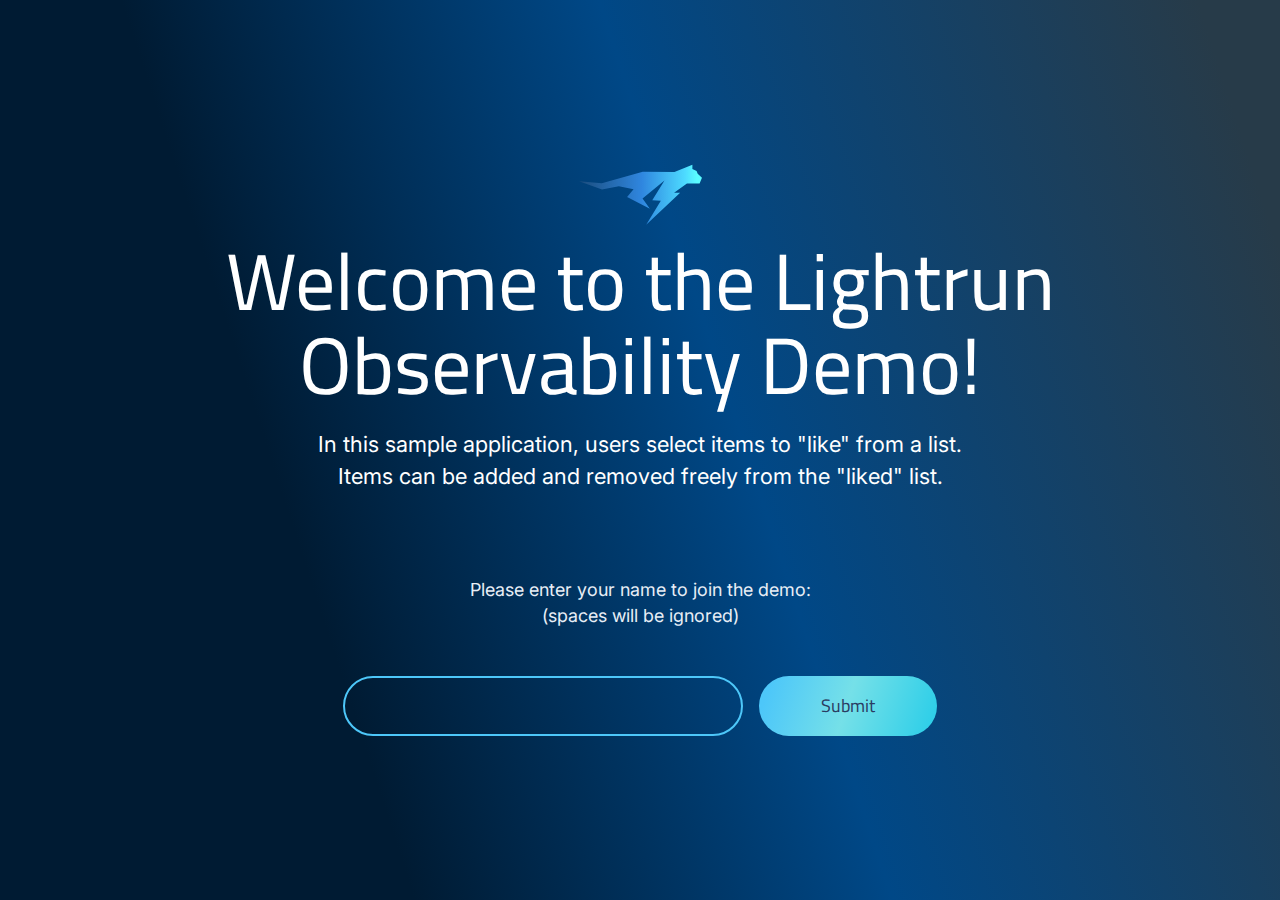
<file: index.html>
<!doctype html>
<html lang="en">
<head>
    <meta charset="UTF-8">
    <meta name="viewport"
          content="width=device-width, user-scalable=no, initial-scale=1.0, maximum-scale=1.0, minimum-scale=1.0">
    <meta http-equiv="X-UA-Compatible" content="ie=edge">
    <link rel="stylesheet" href="styles/global.css"/>
    <link rel="stylesheet" href="styles/index.css"/>
    <title>Home</title>
</head>
<body>
<div class="home_layout">
    <div class="home_layout_content">
        <img src='./images/logo.svg' alt="logo"/>
        <h1>Welcome to the Lightrun Observability Demo!</h1>
        <div class="pWrapper">
            <p>
                In this sample application, users select items to "like" from a list.
            </p>
            <p>Items can be added and removed freely from the "liked" list.</p>
        </div>
        <p class=enterName>
            Please enter your name to join the demo: <br/>(spaces will be ignored)
        </p>
        <div class=inputWrapper>
            <input/>
            <a href="./gallery.html" class=linkButton>
                Submit
            </a>
        </div>
    </div>
</div>
</body>
</html>
</file>
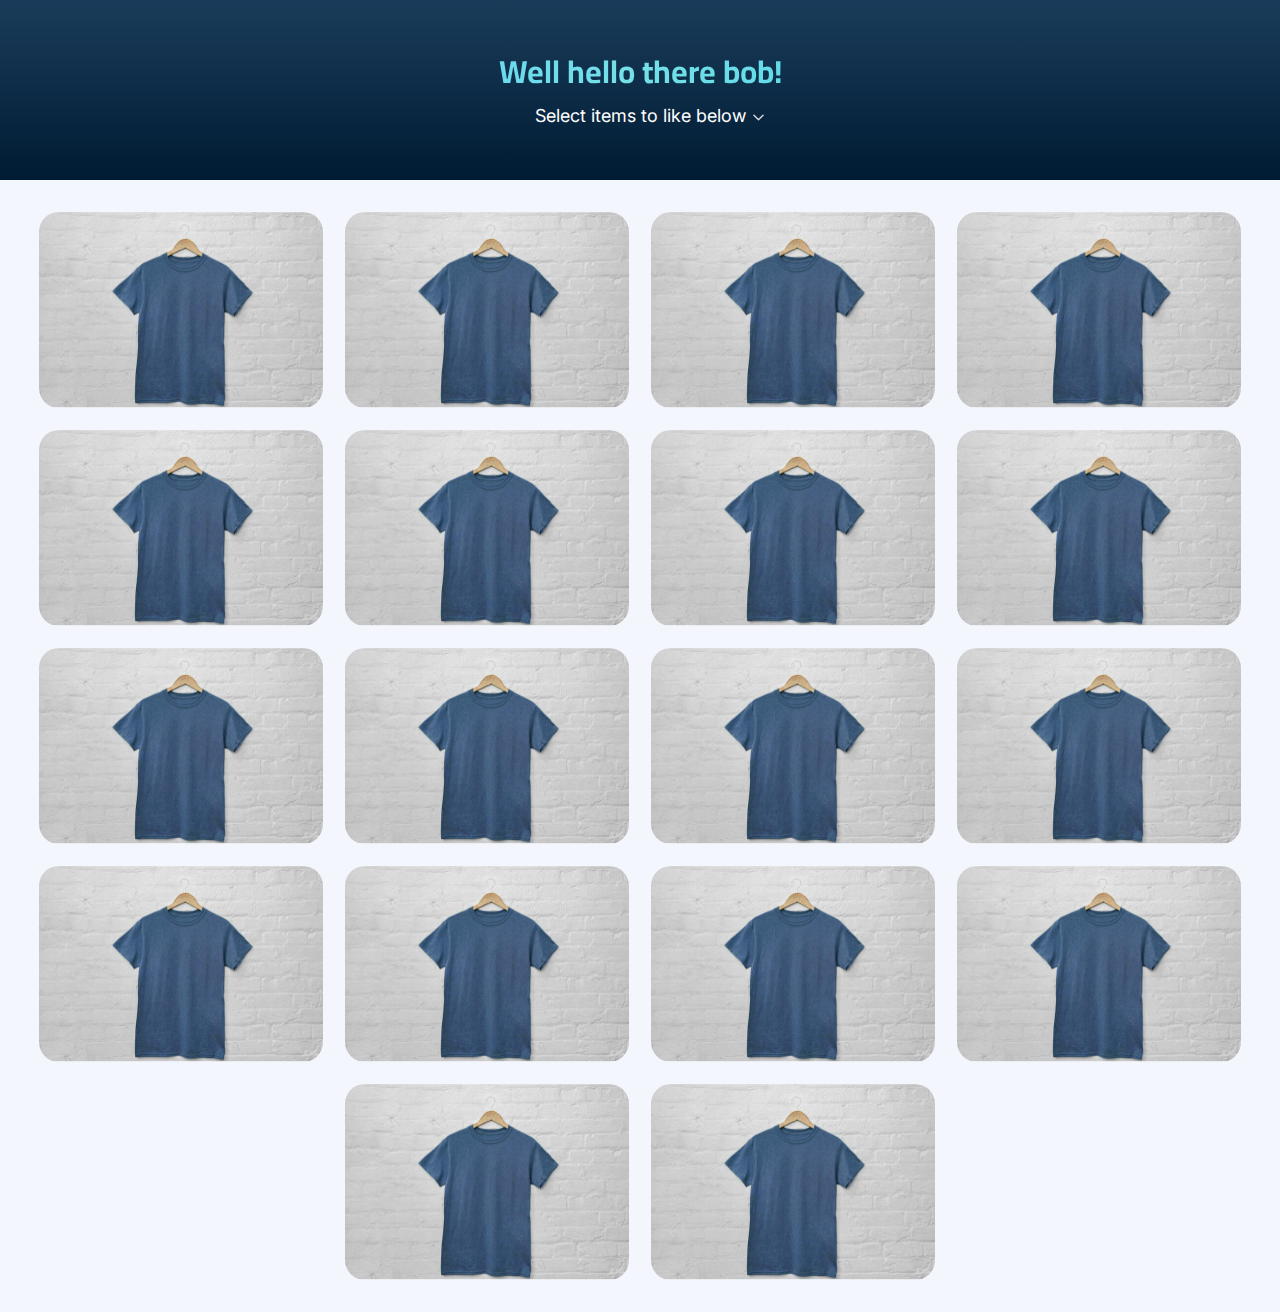
<file: gallery.html>
<!doctype html>
<html lang="en">
<head>
    <meta charset="UTF-8">
    <meta name="viewport"
          content="width=device-width, user-scalable=no, initial-scale=1.0, maximum-scale=1.0, minimum-scale=1.0">
    <meta http-equiv="X-UA-Compatible" content="ie=edge">
    <link rel="stylesheet" href="styles/global.css"/>
    <link rel="stylesheet" href="styles/gallery.css"/>
    <title>Gallery</title>
</head>
<body>
<div class="gallery_wrapper">
    <div class="header">
        <div class="containerGallery">
            <!--            Preconditions 1-->
            <p class="greeting">Well hello there bob!</p>
            <span class="select">Select items to like below</span>
            <!--            Preconditions 1-->

            <!--            Conditions 1-->
            <!--            {headerImages.length !== 0 ? (-->
            <!--            <>-->
            <!--            <p className={styles.headerLikedItems}>-->
            <!--                You have liked the following items:-->
            <!--            </p>-->
            <!--            <p className={styles.cancel}>Click again to cancel</p>-->
            <!--            <div className={styles.scrolledContainer}>-->
            <!--                <ul className={styles.headerList}>-->
            <!--                    {headerImages.map((item) => (-->
            <!--                    <li>-->
            <!--                        <img src={item.src} alt="img" />-->
            <!--                    </li>-->
            <!--                    ))}-->
            <!--                </ul>-->
            <!--            </div>-->
            <!--        </>-->
            <!--        ) : (-->
            <!--        <>-->
            <!--        <p className={styles.greeting}>Well hello there bob!</p>-->
            <!--        <span className={styles.select}>Select items to like below</span>-->
            <!--    </>-->
            <!--    )}-->
            <!--    Conditions 1-->
        </div>
    </div>
    <div class="imagesContainer">
        <div class="imagesContent">
            <!--            Precondition 2-->
            <!--            {headerImages.length > 0 && (-->
            <!--            <div>Select some more to like below:</div>-->
            <!--            )}-->
            <!--            <ul>-->
            <!--                {cardsList.map((item, i) => (-->
            <!--                <li key={i}>-->
            <!--                    <img-->
            <!--                            src={item.src}-->
            <!--                            alt="img"-->
            <!--                            onClick={() => imagesHandler(item)}-->
            <!--                    />-->
            <!--                </li>-->
            <!--                ))}-->
            <!--            </ul>-->
            <!--            Precondition 2-->
            <ul>
                <li>
                    <img
                            src="./images/card.jpg"
                            alt="img"
                    />
                </li>
                <li>
                    <img
                            src="./images/card.jpg"
                            alt="img"
                    />
                </li>
                <li>
                    <img
                            src="./images/card.jpg"
                            alt="img"
                    />
                </li>
                <li>
                    <img
                            src="./images/card.jpg"
                            alt="img"
                    />
                </li>
                <li>
                    <img
                            src="./images/card.jpg"
                            alt="img"
                    />
                </li>
                <li>
                    <img
                            src="./images/card.jpg"
                            alt="img"
                    />
                </li>
                <li>
                    <img
                            src="./images/card.jpg"
                            alt="img"
                    />
                </li>
                <li>
                    <img
                            src="./images/card.jpg"
                            alt="img"
                    />
                </li>
                <li>
                    <img
                            src="./images/card.jpg"
                            alt="img"
                    />
                </li>
                <li>
                    <img
                            src="./images/card.jpg"
                            alt="img"
                    />
                </li>
                <li>
                    <img
                            src="./images/card.jpg"
                            alt="img"
                    />
                </li>
                <li>
                    <img
                            src="./images/card.jpg"
                            alt="img"
                    />
                </li>
                <li>
                    <img
                            src="./images/card.jpg"
                            alt="img"
                    />
                </li>
                <li>
                    <img
                            src="./images/card.jpg"
                            alt="img"
                    />
                </li>
                <li>
                    <img
                            src="./images/card.jpg"
                            alt="img"
                    />
                </li>
                <li>
                    <img
                            src="./images/card.jpg"
                            alt="img"
                    />
                </li>
                <li>
                    <img
                            src="./images/card.jpg"
                            alt="img"
                    />
                </li>
                <li>
                    <img
                            src="./images/card.jpg"
                            alt="img"
                    />
                </li>
            </ul>
        </div>
    </div>
</div>
</body>
</html>
</file>
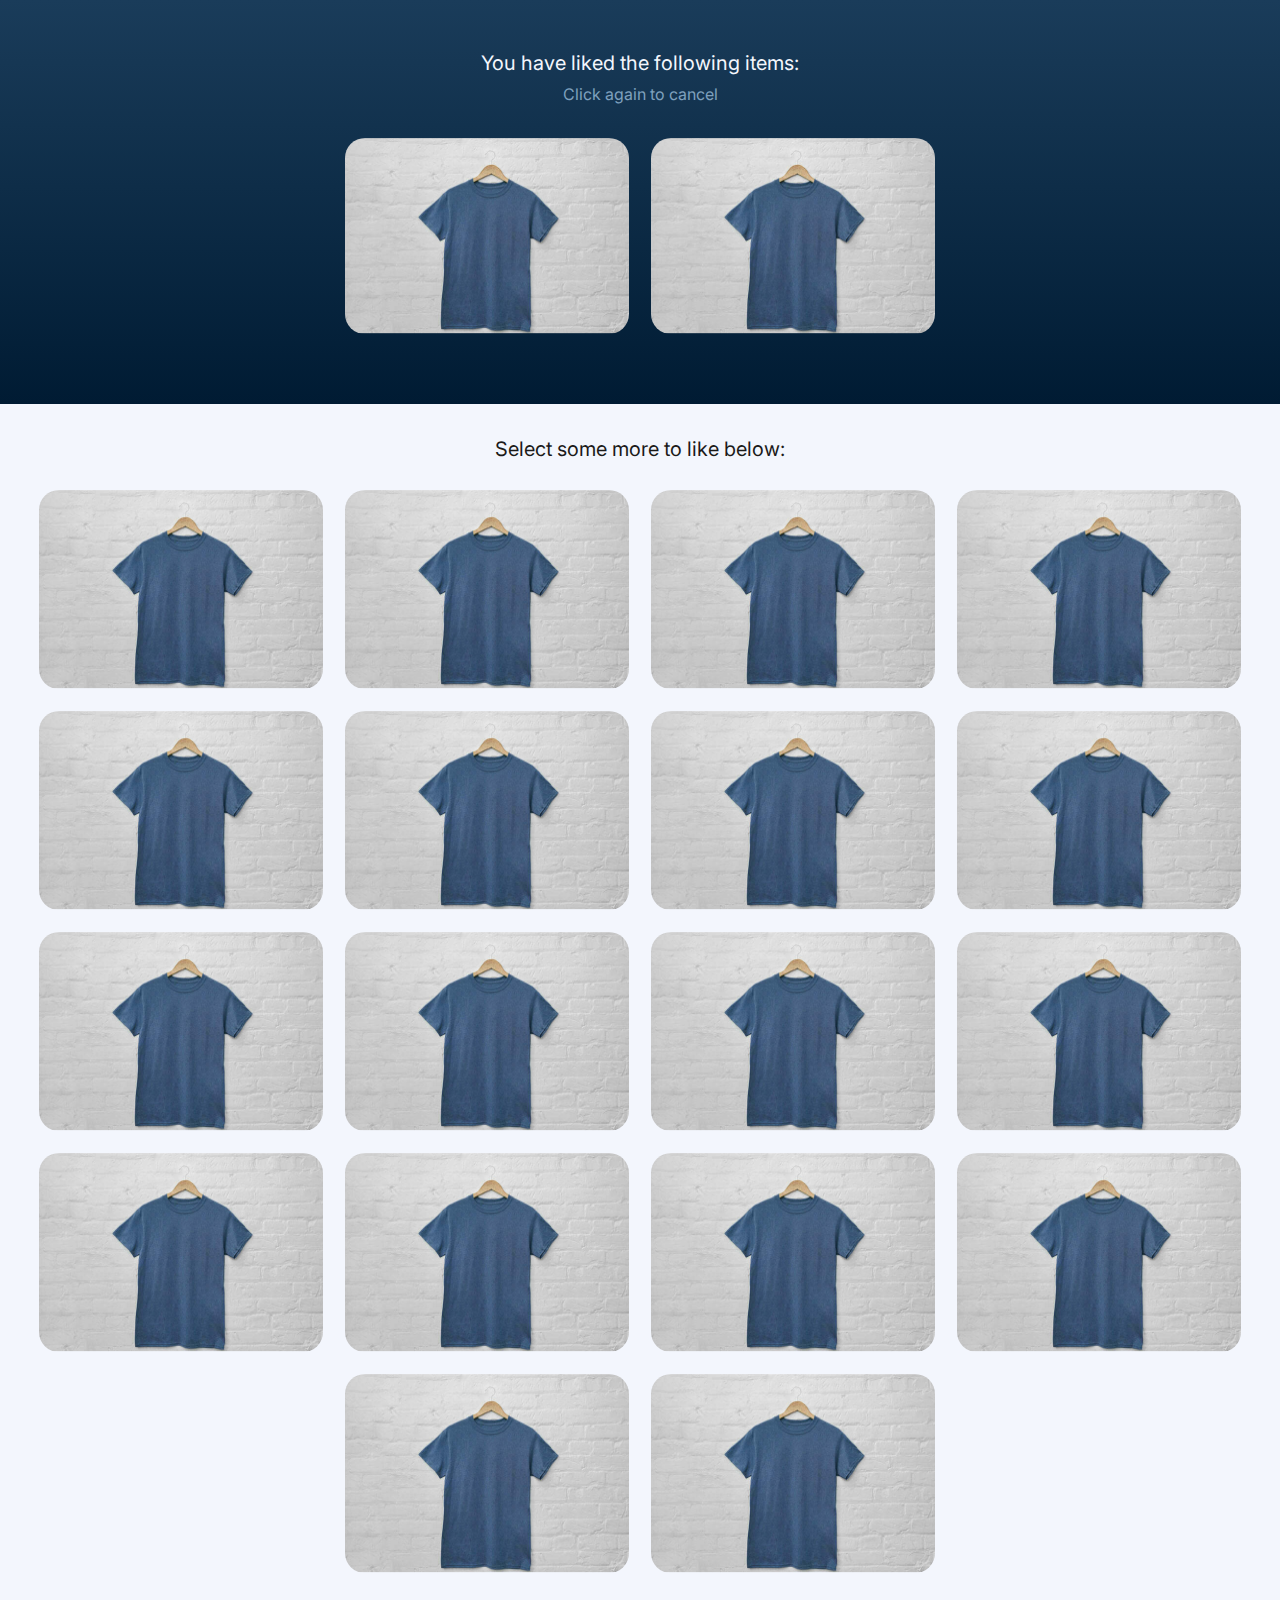
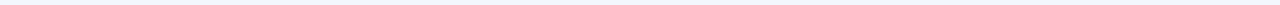
<file: gallerySelect.html>
<!doctype html>
<html lang="en">
<head>
    <meta charset="UTF-8">
    <meta name="viewport"
          content="width=device-width, user-scalable=no, initial-scale=1.0, maximum-scale=1.0, minimum-scale=1.0">
    <meta http-equiv="X-UA-Compatible" content="ie=edge">
    <link rel="stylesheet" href="styles/global.css"/>
    <link rel="stylesheet" href="styles/gallerySelect.css"/>
    <title>Gallery Select</title>
</head>
<body>
<div class="gallery_wrapper">
    <div class="header">
        <div class="containerGallery">
            <!--            Preconditions 1-->
            <p class="headerLikedItems">
                You have liked the following items:
            </p>
            <p class="cancel">Click again to cancel</p>
            <div class="scrolledContainer">
                <ul class="headerList">
                    <li>
                        <img src="./images/card.jpg" alt="img" />
                    </li>
                    <li>
                        <img src="./images/card.jpg" alt="img" />
                    </li>
<!--                    <li>-->
<!--                        <img src="./images/card.jpg" alt="img" />-->
<!--                    </li>-->
<!--                    <li>-->
<!--                        <img src="./images/card.jpg" alt="img" />-->
<!--                    </li>-->
<!--                    <li>-->
<!--                        <img src="./images/card.jpg" alt="img" />-->
<!--                    </li>-->
<!--                    <li>-->
<!--                        <img src="./images/card.jpg" alt="img" />-->
<!--                    </li>-->
<!--                    <li>-->
<!--                        <img src="./images/card.jpg" alt="img" />-->
<!--                    </li>-->
                </ul>
            </div>
            <!--            Preconditions 1-->

            <!--            Conditions 1-->
            <!--            {headerImages.length !== 0 ? (-->
            <!--            <>-->
            <!--            <p className={styles.headerLikedItems}>-->
            <!--                You have liked the following items:-->
            <!--            </p>-->
            <!--            <p className={styles.cancel}>Click again to cancel</p>-->
            <!--            <div className={styles.scrolledContainer}>-->
            <!--                <ul className={styles.headerList}>-->
            <!--                    {headerImages.map((item) => (-->
            <!--                    <li>-->
            <!--                        <img src={item.src} alt="img" />-->
            <!--                    </li>-->
            <!--                    ))}-->
            <!--                </ul>-->
            <!--            </div>-->
            <!--        </>-->
            <!--        ) : (-->
            <!--        <>-->
            <!--        <p className={styles.greeting}>Well hello there bob!</p>-->
            <!--        <span className={styles.select}>Select items to like below</span>-->
            <!--    </>-->
            <!--    )}-->
            <!--    Conditions 1-->
        </div>
    </div>
    <div class="imagesContainer">
        <div class="imagesContent">
            <div class="selectMoreHint">Select some more to like below:</div>
            <!--            Precondition 2-->
            <!--            {headerImages.length > 0 && (-->
            <!--            <div>Select some more to like below:</div>-->
            <!--            )}-->
            <!--            <ul>-->
            <!--                {cardsList.map((item, i) => (-->
            <!--                <li key={i}>-->
            <!--                    <img-->
            <!--                            src={item.src}-->
            <!--                            alt="img"-->
            <!--                            onClick={() => imagesHandler(item)}-->
            <!--                    />-->
            <!--                </li>-->
            <!--                ))}-->
            <!--            </ul>-->
            <!--            Precondition 2-->
            <ul>
                <li>
                    <img
                            src="./images/card.jpg"
                            alt="img"
                    />
                </li>
                <li>
                    <img
                            src="./images/card.jpg"
                            alt="img"
                    />
                </li>
                <li>
                    <img
                            src="./images/card.jpg"
                            alt="img"
                    />
                </li>
                <li>
                    <img
                            src="./images/card.jpg"
                            alt="img"
                    />
                </li>
                <li>
                    <img
                            src="./images/card.jpg"
                            alt="img"
                    />
                </li>
                <li>
                    <img
                            src="./images/card.jpg"
                            alt="img"
                    />
                </li>
                <li>
                    <img
                            src="./images/card.jpg"
                            alt="img"
                    />
                </li>
                <li>
                    <img
                            src="./images/card.jpg"
                            alt="img"
                    />
                </li>
                <li>
                    <img
                            src="./images/card.jpg"
                            alt="img"
                    />
                </li>
                <li>
                    <img
                            src="./images/card.jpg"
                            alt="img"
                    />
                </li>
                <li>
                    <img
                            src="./images/card.jpg"
                            alt="img"
                    />
                </li>
                <li>
                    <img
                            src="./images/card.jpg"
                            alt="img"
                    />
                </li>
                <li>
                    <img
                            src="./images/card.jpg"
                            alt="img"
                    />
                </li>
                <li>
                    <img
                            src="./images/card.jpg"
                            alt="img"
                    />
                </li>
                <li>
                    <img
                            src="./images/card.jpg"
                            alt="img"
                    />
                </li>
                <li>
                    <img
                            src="./images/card.jpg"
                            alt="img"
                    />
                </li>
                <li>
                    <img
                            src="./images/card.jpg"
                            alt="img"
                    />
                </li>
                <li>
                    <img
                            src="./images/card.jpg"
                            alt="img"
                    />
                </li>
            </ul>
        </div>
    </div>
</div>
</body>
</html>
</file>
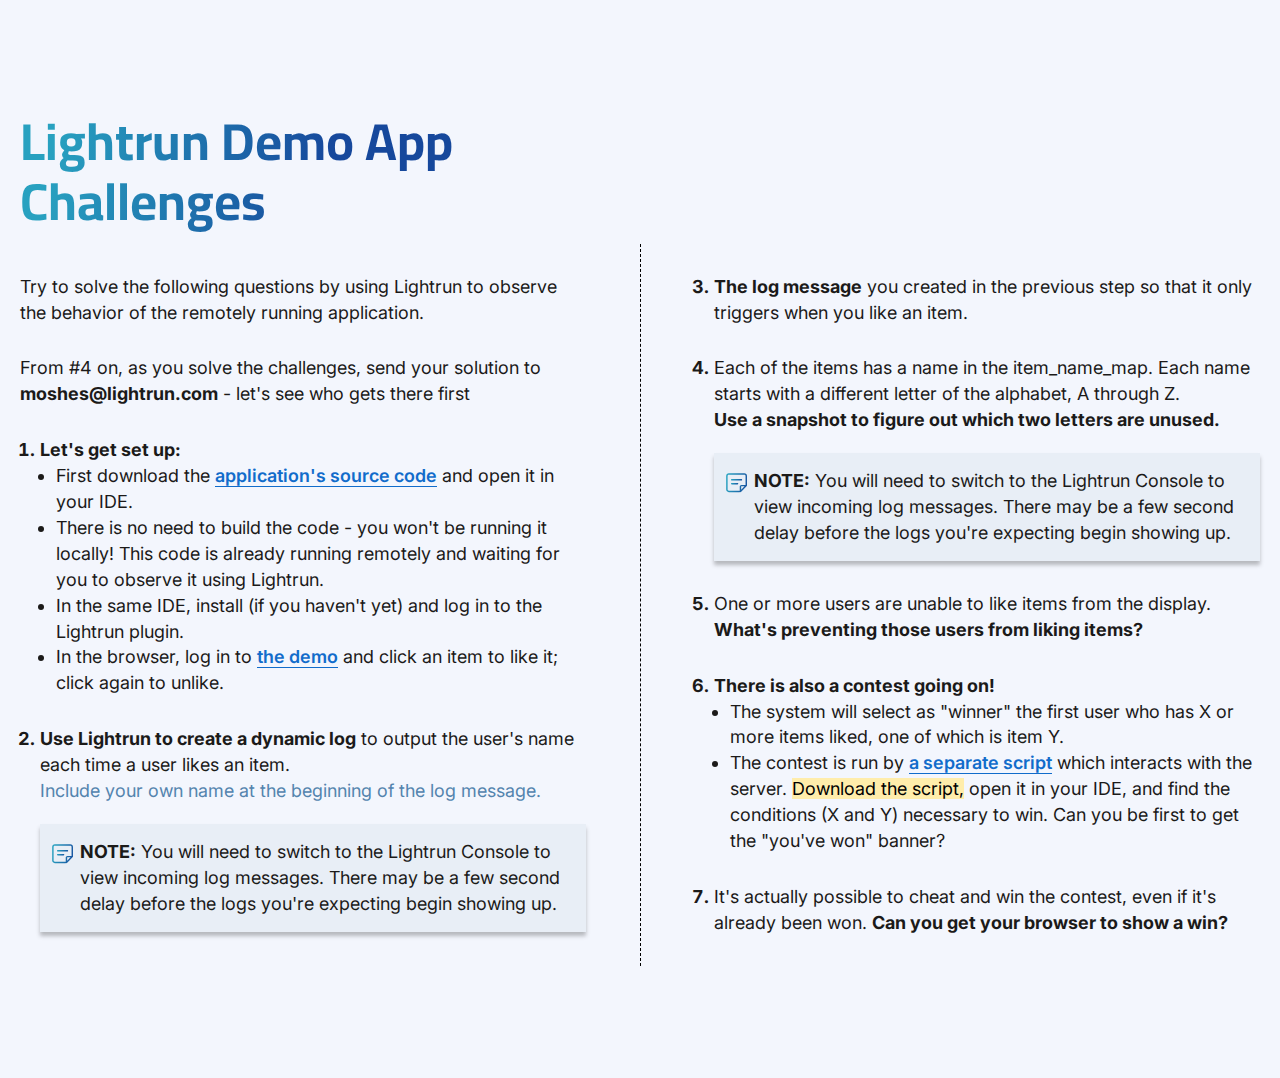
<file: instructions.html>
<!doctype html>
<html lang="en">
<head>
    <meta charset="UTF-8">
    <meta name="viewport"
          content="width=device-width, user-scalable=no, initial-scale=1.0, maximum-scale=1.0, minimum-scale=1.0">
    <meta http-equiv="X-UA-Compatible" content="ie=edge">
    <link rel="stylesheet" href="styles/global.css"/>
    <link rel="stylesheet" href="styles/instructions.css"/>
    <title>Instructions</title>
</head>
<body>
<div class="instructions_wrapper">
    <div class="container">
        <h1 class="title">Lightrun Demo App Challenges</h1>
        <div class="wrapper">
            <div class="column">
                <p>
                    Try to solve the following questions by using Lightrun to observe
                    the behavior of the remotely running application.
                </p>
                <p class="paragraphSpace">
                    From #4 on, as you solve the challenges, send your solution to
                    <strong>moshes@lightrun.com</strong> - let's see who gets there
                    first
                </p>
                <ol class="extraSpacing firstRow">
                    <li>
                        <p>
                            <strong>Let's get set up:</strong>
                        </p>
                        <ul class="subList">
                            <li>
                                First download the
                                <a href="#" class="underlinesLink">application's source code</a>
                                and open it in your IDE.
                            </li>
                            <li>
                                There is no need to build the code - you won't be running it locally! This code is
                                already running remotely and
                                waiting for you to observe it using Lightrun.
                            </li>
                            <li>
                                In the same IDE, install (if you haven't yet) and log in to the Lightrun plugin.
                            </li>
                            <li>
                                In the browser, log in to <a href="#" class="underlinesLink">the demo</a> and click an
                                item to like it; click again to unlike.
                            </li>
                        </ul>
                    </li>
                    <li>
                        <p>
                            <strong>Use Lightrun to create a dynamic log</strong> to
                            output the user's name each time a user likes an item.
                        </p>
                        <p class="coloredText">
                            Include your own name at the beginning of the log message.
                        </p>
                        <div class="notesContainer">
                            <img src="./images/note.svg" alt="note"/>
                            <div>
                                <strong>NOTE:</strong> You will need to switch to the Lightrun Console to view
                                incoming log messages. There may be a few second delay before
                                the logs you're expecting begin showing up.
                            </div>
                        </div>
                    </li>
                </ol>
            </div>
            <div class="column">
                <ol class="extraSpacing" start="3">
                    <li>
                        <strong>The log message</strong> you created in the previous
                        step so that it only triggers when you like an item.
                    </li>
                    <li>
                        Each of the items has a name in the item_name_map. Each name starts with a different letter of
                        the alphabet, A through Z. <br/> <strong>Use a snapshot to figure out which two letters are
                        unused.</strong>
                        <div class="notesContainer">
                            <img src="./images/note.svg" alt="note"/>
                            <div>
                                <strong>NOTE:</strong> You will need to switch to the Lightrun Console to view
                                incoming log messages. There may be a few second delay before
                                the logs you're expecting begin showing up.
                            </div>
                        </div>
                    </li>
                    <li>
                        One or more users are unable to like items
                        from the display. <strong>What's preventing those users from liking items?</strong>
                    </li>
                    <li>
                        <p>
                            <strong>There is also a contest going on!</strong>
                        </p>
                        <ul class="subList">
                            <li>
                                The system will select as "winner" the first user who has X or
                                more items liked, one of which is item Y.
                            </li>
                            <li>
                                The contest is run by <a href="#" class="underlinesLink">a separate script</a> which
                                interacts with
                                the server.
                                <mark>Download the script,</mark>
                                open it in your IDE, and find
                                the conditions (X and Y) necessary to win. Can you be first to
                                get the "you've won" banner?
                            </li>
                        </ul>
                    </li>
                    <li>
                        It's actually possible to cheat and win the
                        contest, even if it's already been won.
                        <strong>Can you get your browser to show a win?</strong>
                    </li>
                </ol>
            </div>
        </div>
    </div>
</div>
</body>
</html>
</file>
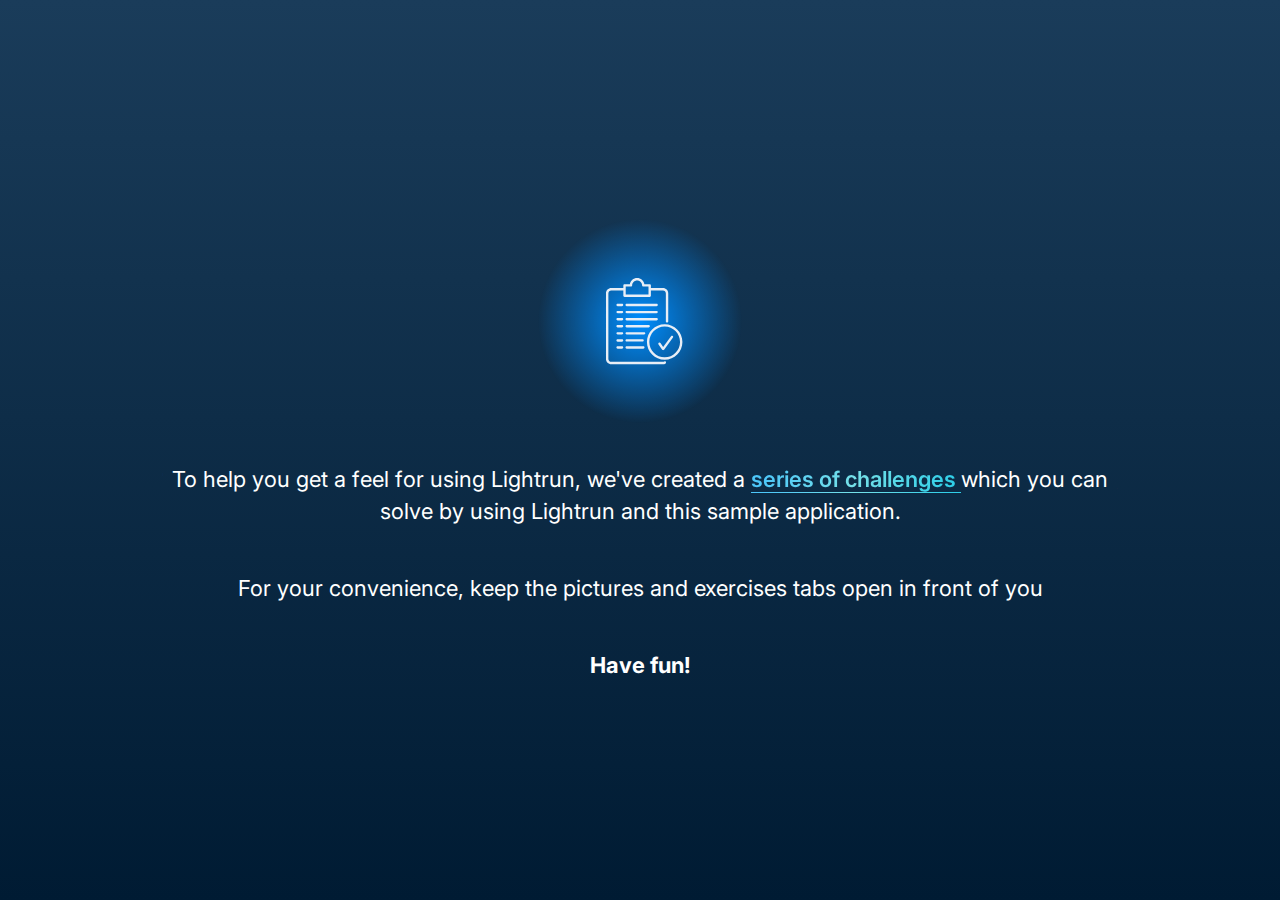
<file: intro.html>
<!doctype html>
<html lang="en">
<head>
    <meta charset="UTF-8">
    <meta name="viewport"
          content="width=device-width, user-scalable=no, initial-scale=1.0, maximum-scale=1.0, minimum-scale=1.0">
    <meta http-equiv="X-UA-Compatible" content="ie=edge">
    <link rel="stylesheet" href="./styles/global.css"/>
    <link rel="stylesheet" href="./styles/intro.css"/>
    <title>Intro</title>
</head>
<body>
<div class="intro_layout">
    <div class="intro_layout_content">
        <div class="imgWrapper">
            <img src="./images/union.svg" alt="icon"/>
        </div>
        <div class="contentWrapper">
            <p>
                  <span>
                 To help you get a feel for using Lightrun, we've created a
            </span>
                <a href="./instructions.html" class="link">
                    series of challenges
                </a>
                <span>
                which you can solve by using Lightrun and this sample application.
            </span>
            </p>
            <p class="separateWrapper">
                For your convenience, keep the pictures and exercises tabs open in front of you
            </p>
            <p class="separateWrapper">
                <strong>
                    Have fun!
                </strong>
            </p>
        </div>
    </div>
</div>
</body>
</html>
</file>
<file: styles/global.css>
@import url('https://fonts.googleapis.com/css2?family=Cairo:wght@700&family=Inter:wght@400;600;700&display=swap');

* {
    box-sizing: border-box;
}

html, body, div, span, applet, object, iframe,
h1, h2, h3, h4, h5, h6, p, blockquote, pre,
a, abbr, acronym, address, big, cite, code,
del, dfn, em, img, ins, kbd, q, s, samp,
small, strike, strong, sub, sup, tt, var,
b, u, i, center,
dl, dt, dd, ol, ul, li,
fieldset, form, label, legend,
table, caption, tbody, tfoot, thead, tr, th, td,
article, aside, canvas, details, embed,
figure, figcaption, footer, header, hgroup,
menu, nav, output, ruby, section, summary,
time, mark, audio, video {
    margin: 0;
    padding: 0;
    border: 0;
    font-size: 100%;
    font: inherit;
    vertical-align: baseline;
    font-family: Inter;
}
/* HTML5 display-role reset for older browsers */
article, aside, details, figcaption, figure,
footer, header, hgroup, menu, nav, section {
    display: block;
}
body {
    line-height: 1;
}
a {
    text-decoration: none;
    color: inherit;
}
blockquote, q {
    quotes: none;
}
blockquote:before, blockquote:after,
q:before, q:after {
    content: '';
    content: none;
}
table {
    border-collapse: collapse;
    border-spacing: 0;
}

strong {
    font-weight: 700;
}

ol {
    padding-left: 20px;
}

.paragraphSpace {
    margin-top: 30px;
}

.underlinesLink {
    color: #116CCB;
    text-decoration: underline;
    text-underline-offset: 4px;
    cursor: pointer;
    font-weight: 600;
}

.subList {
    margin-left: 16px;
}

.subList li {
    list-style-type: disc;
    color: #1B1A19;
}

ol li::marker {
    font-weight: 700;
}

.coloredText {
    color: #5384AE;
}

mark {
    background-color: #FFEDAB;
}

.notesContainer {
    padding: 15px 18px 15px 40px;
    background: #E8EEF6;
    box-shadow: 0px 4px 4px rgba(0, 0, 0, 0.25);
    position: relative;
    min-height: 60px;
    margin-top: 20px;
}

.notesContainer img {
    position: absolute;
    top: 20px;
    left: 12px;
}

/*Styled scrollbar*/

::-webkit-scrollbar {
    width: 6px;
    height: 6px;
}

/* Track */
::-webkit-scrollbar-track {
    box-shadow: inset 0 0 1px grey;
    border-radius: 10px;
}

/* Handle */
::-webkit-scrollbar-thumb {
    background: #1A3C5A;
    border-radius: 10px;
}

/* Handle on hover */
::-webkit-scrollbar-thumb:hover {
    background: lightgray;
}
</file>
<file: styles/index.css>
.home_layout{
    height: 100vh;
    background: linear-gradient(71.93deg, #001B33 26.34%, #004887 56.72%, #273B49 94.79%);
    display: flex;
    align-items: center;
    justify-content: center;
    color: #ffffff;
}

.home_layout .home_layout_content {
    padding: 0 20px;
    text-align: center;
    max-width: 926px;
}

.home_layout .home_layout_content h1 {
    font-family: "Cairo";
    font-size: 46px;
    margin-top: 12px;
    line-height: 1.05;
}

.home_layout .home_layout_content .pWrapper {
    margin-top: 22px;
    font-size: 16px;
    line-height: 1.45;
    color: #ffffff;
}

.home_layout_content .enterName {
    font-size: 14px;
    line-height: 1.44;
    max-width: 350px;
    margin: 85px auto 0;
    color: #E8EEF6;
}

.inputWrapper {
    display: flex;
    flex-direction: column;
    align-items: center;
    justify-content: center;
    gap: 16px;
    margin-top: 47px;
}

input, .linkButton {
    background-color: transparent;
    border-radius: 60px;
    height: 60px;
    padding: 14px 28px;
    font-size: 18px;
    width: 100%;
}

input {
    color: white;
    border: 2px solid #4DC7F9;
}

.linkButton {
    background: linear-gradient(108.08deg, #4DC7F9 6.66%, #4DC7F9 6.67%, #75E0E8 49.26%, #30CFE8 94.59%, #30CFE8 94.6%);
    border: 0;
    min-width: 50px;
    font-family: Cairo;
    color: #2A3C62;
    cursor: pointer;
    transition: opacity 0.3s;
    display: flex;
    align-items: center;
    justify-content: center;
}

.linkButton:hover {
    opacity: 0.8;
}

@media (min-width: 768px) {
    .home_layout .home_layout_content h1 {
        font-size: 80px;
    }

    .home_layout .home_layout_content .pWrapper {
        font-size: 22px;
    }

    .home_layout_content .enterName {
        font-size: 18px;
    }

    .inputWrapper {
        flex-direction: row;
    }

    input {
        max-width: 400px;
    }

    .linkButton {
        max-width: 178px;
    }
}
</file>
<file: styles/gallery.css>
.gallery_wrapper {
    display: flex;
    flex-direction: column;
}

.gallery_wrapper .header {
    background: linear-gradient(180deg, #1A3C5A 0%, #0E2D48 46.35%, #001B33 100%);
    padding: 51px 0;
    text-align: center;
    color: white;
    position: sticky;
    top: 0;
    z-index: 1;
}

.gallery_wrapper .header .containerGallery {
    max-width: 1854px;
    margin: 0 auto;
    padding-left: 20px;
    padding-right: 20px;
}

.scrolledContainer {
    width: 100%;
    overflow-x: auto;
}


.headerLikedItems {
    font-size: 20px;
    color: #F3F6FD;
    line-height: 1.3;
}

.cancel {
    margin-top: 6px;
    font-size: 16px;
    line-height: 1.62;
    color: #7EA0BD;
}

.header .greeting {
    font-family: Cairo;
    font-size: 32px;
    font-weight: 700;
    line-height: 1.31;
    background: linear-gradient(108.08deg, #4DC7F9 6.66%, #4DC7F9 6.67%, #75E0E8 49.26%, #30CFE8 94.59%, #30CFE8 94.6%);
    -webkit-background-clip: text;
    -webkit-text-fill-color: transparent;
    text-fill-color: transparent;
}

.select {
    font-size: 18px;
    margin-top: 10px;
    position: relative;
    display: inline-block;
    line-height: 1.44;
}

.select::after {
    content: '';
    position: absolute;
    right: -20px;
    background-image: url("../images/select.svg");
    background-size: contain;
    background-repeat: no-repeat;
    width: 13px;
    height: 7px;
    top: 11px;
}

.imagesContainer {
    overflow-y: auto;
    width: 100%;
    background: #F3F6FD;
    display: flex;
    justify-content: center;
    min-height: calc(100vh - 198px);
}

.imagesContent {
    width: 100%;
    max-width: 1854px;
    padding: 32px 20px;
    text-align: center;
}

.imagesContent div {
    margin-bottom: 28px;
    font-size: 26px;
    line-height: 1.3;
    color: #1B1A19;;
}

.imagesContent ul {
    display: flex;
    flex-wrap: wrap;
    justify-content: center;
    gap: 22px;
}

.imagesContent ul li {
    list-style: none;
    border-radius: 20px;
    overflow: hidden;
    transition: 0.3s;
    width: 284px;
    height: 196px;
}

.headerList {
    margin-top: 30px;
    display: flex;
    justify-content: center;
    column-gap: 22px;
}

.headerList li {
    width: 284px;
    height: 196px;
    border-radius: 20px;
    overflow: hidden;
}

.headerList li img {
    width: 100%;
    height: 100%;
}


.imagesContent ul li img {
    height: 100%;
    width: 100%;
    cursor: pointer;
}

.imagesContent ul li:hover {
    transform: scale(1.02);
}
</file>
<file: styles/gallerySelect.css>
.gallery_wrapper {
    display: flex;
    flex-direction: column;
}

.gallery_wrapper .header {
    background: linear-gradient(180deg, #1A3C5A 0%, #0E2D48 46.35%, #001B33 100%);
    padding: 50px 0;
    text-align: center;
    color: white;
    position: sticky;
    top: 0;
    z-index: 1;
}

.gallery_wrapper .header .containerGallery {
    max-width: 1854px;
    margin: 0 auto;
    padding-left: 20px;
    padding-right: 20px;
}

.scrolledContainer {
    width: 100%;
    overflow-x: auto;
    display: flex;
}


.headerLikedItems {
    font-size: 20px;
    color: #F3F6FD;
    line-height: 1.3;
}

.cancel {
    margin-top: 6px;
    font-size: 16px;
    line-height: 1.62;
    color: #7EA0BD;
}

.header .greeting {
    font-family: Cairo;
    font-size: 32px;
    font-weight: 700;
    line-height: 1.31;
    background: linear-gradient(108.08deg, #4DC7F9 6.66%, #4DC7F9 6.67%, #75E0E8 49.26%, #30CFE8 94.59%, #30CFE8 94.6%);
    -webkit-background-clip: text;
    -webkit-text-fill-color: transparent;
    text-fill-color: transparent;
}

.select {
    font-size: 18px;
    margin-top: 10px;
    position: relative;
    display: inline-block;
    line-height: 1.44;
}

.select::after {
    content: '';
    position: absolute;
    right: -20px;
    background-image: url("../images/select.svg");
    background-size: contain;
    background-repeat: no-repeat;
    width: 13px;
    height: 7px;
    top: 11px;
}

.imagesContainer {
    overflow-y: auto;
    width: 100%;
    background: #F3F6FD;
    display: flex;
    justify-content: center;
    min-height: calc(100vh - 198px);
}

.imagesContent {
    width: 100%;
    max-width: 1854px;
    padding: 32px 20px;
    text-align: center;
}

.imagesContent .selectMoreHint {
    margin-bottom: 28px;
    font-size: 20px;
    line-height: 1.3;
    color: #1B1A19;;
}

.imagesContent ul {
    display: flex;
    flex-wrap: wrap;
    justify-content: center;
    gap: 22px;
}

.imagesContent ul li {
    list-style: none;
    border-radius: 20px;
    overflow: hidden;
    transition: 0.3s;
}

.headerList {
    margin: 30px auto 0;
    display: flex;
    justify-content: center;
    gap: 22px;
    padding-bottom: 20px;
}

.headerList li {
    width: 284px;
    height: 196px;
    border-radius: 20px;
    overflow: hidden;
    flex-shrink: 0;
}

.headerList li img {
    width: 100%;
    height: 100%;
}


.imagesContent ul li img {
    height: 100%;
    width: 100%;
    cursor: pointer;
}

.imagesContent ul li:hover {
    transform: scale(1.02);
}
</file>
<file: styles/instructions.css>
.instructions_wrapper {
    background-color: #F3F6FD;
    color: #1B1A19;
    min-height: 100vh;
}

.instructions_wrapper .container {
    max-width: 1480px;
    padding: 112px 20px;
    margin: 0 auto;
}

.instructions_wrapper .container .title {
    font-family: Cairo;
    font-size: 52px;
    font-weight: 700;
    line-height: 1.15;
    background: linear-gradient(101.63deg, #28A1C0 8.53%, #16489C 68.56%);
    -webkit-background-clip: text;
    -webkit-text-fill-color: transparent;
    text-fill-color: transparent;
    max-width: 440px;
}

.instructions_wrapper .container .wrapper {
    font-size: 18px;
    line-height: 1.44;
    margin-top: 12px;
    width: 100%;
    display: flex;
    flex-wrap: wrap;
    justify-content: space-between;
    align-items: stretch;
}

.column {
    width: 100%;
    padding-top: 32px;
}

.wrapper .column .extraSpacing {
    display: flex;
    flex-direction: column;
    gap: 30px;
    flex-wrap: wrap;
}

.firstRow {
    margin-top: 30px;
}

.sublist {
    padding-left: 20px;
}

@media (min-width: 768px) {
    .column {
        width: calc(50% - 54px);
        padding: 30px 0;
    }

    .wrapper {
        position: relative;
    }

    .wrapper::after {
        content: '';
        width: 1px;
        height: 100%;
        position: absolute;
        top: 0;
        left: 50%;
        border-left: 1px dashed black;
    }
}
</file>
<file: styles/intro.css>
.intro_layout {
    height: 100vh;
    background: linear-gradient(180deg, #1A3C5A 0%, #0E2D48 46.35%, #001B33 100%);
    display: flex;
    align-items: center;
    justify-content: center;
    color: white;
}

.intro_layout_content {
    padding: 0 20px;
    text-align: center;
    max-width: 1000px;
}

.intro_layout_content .imgWrapper {
    width: 206px;
    height: 206px;
    margin: 0 auto;
    border-radius: 50%;
    background: radial-gradient(50% 50% at 50% 50%, #008EFF 0%, rgba(25, 59, 90, 0) 99%);
    background-blend-mode: screen;
    display: flex;
    align-items: center;
}

.intro_layout_content .imgWrapper img {
    margin-left: 68px;
}

.intro_layout_content .contentWrapper {
    margin-top: 40px;
    font-size: 22px;
    line-height: 1.45;
}

.separateWrapper {
    margin-top: 45px;
}

.link {
    text-decoration: underline;
    cursor: pointer;
    background: linear-gradient(108.08deg, #4DC7F9 6.66%, #4DC7F9 6.67%, #75E0E8 49.26%, #30CFE8 94.59%, #30CFE8 94.6%);
    -webkit-background-clip: text;
    -webkit-text-fill-color: transparent;
    font-weight: 600;
    position: relative;
}

.link::after {
    content: '';
    width: 100%;
    height: 1px;
    background: linear-gradient(108.08deg, #4DC7F9 6.66%, #4DC7F9 6.67%, #75E0E8 49.26%, #30CFE8 94.59%, #30CFE8 94.6%);
    position: absolute;
    bottom: -1px;
    left: 0;
}
</file>
